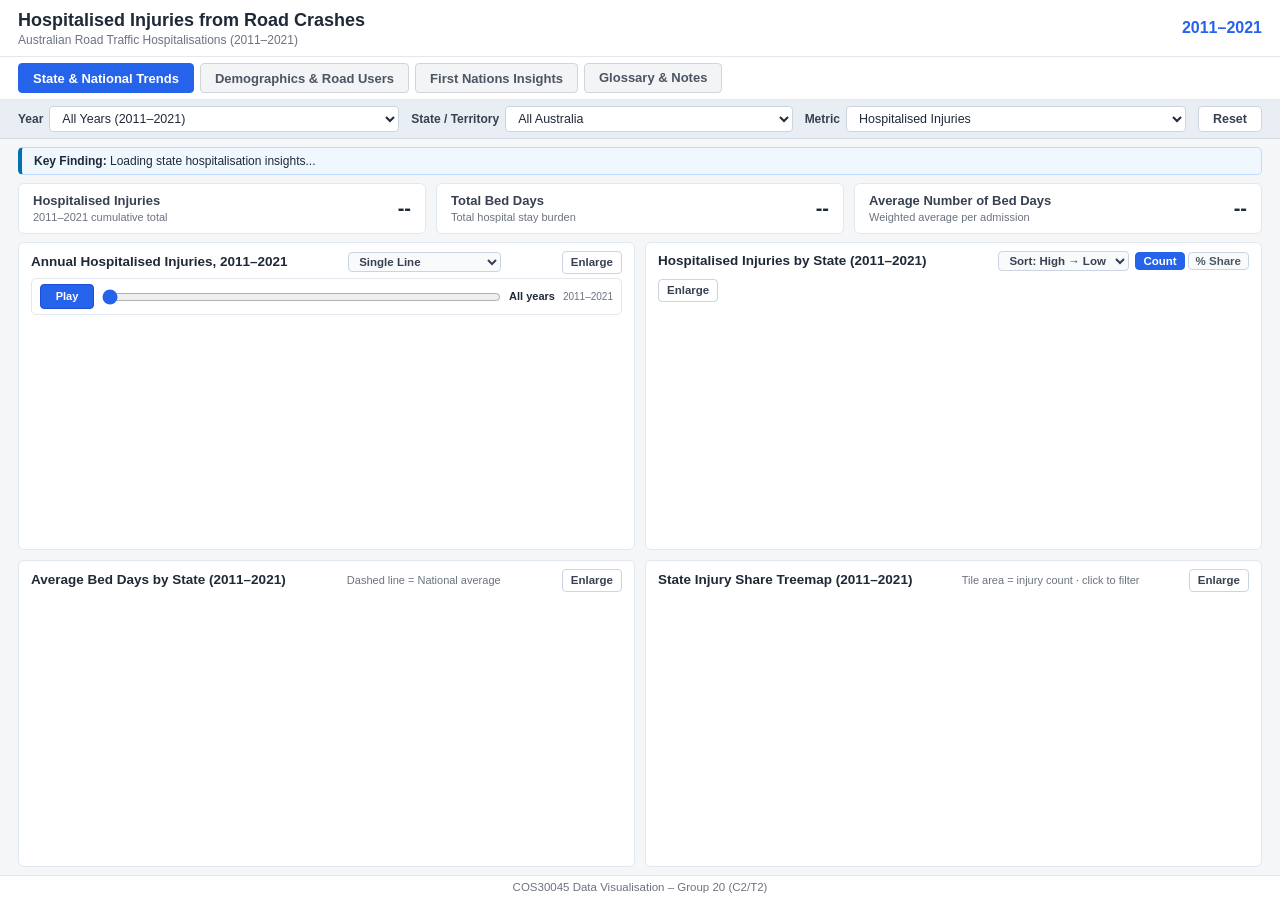
<file: index.html>
<!DOCTYPE html>
<html lang="en">
<head>
    <meta charset="UTF-8">
    <meta name="viewport" content="width=device-width, initial-scale=1.0">
    <title>Hospitalised Injuries from Road Crashes in Australia (2011–2021)</title>
    <link rel="stylesheet" href="css/style.css">
    <script src="https://d3js.org/d3.v7.min.js"></script>
</head>
<body>
    <!-- Header -->
    <header class="page-header">
        <div class="container header-flex">
            <div>
                <h1>Hospitalised Injuries from Road Crashes</h1>
                <p class="subtitle">Australian Road Traffic Hospitalisations (2011–2021)</p>
            </div>
            <div class="header-year">
                <span id="active-year-label">2011–2021</span>
            </div>
        </div>
    </header>

    <!-- Navigation Tabs -->
    <nav class="nav-bar">
        <div class="container">
            <div class="tabs" role="tablist">
                <button class="tab-btn active" data-view="overview" role="tab">State &amp; National Trends</button>
                <button class="tab-btn" data-view="demographics" role="tab">Demographics &amp; Road Users</button>
                <button class="tab-btn" data-view="first-nations" role="tab">First Nations Insights</button>
                <a class="tab-btn" href="glossary.html">Glossary &amp; Notes</a>
            </div>
        </div>
    </nav>

    <!-- Global Filter Bar (Clean: Only Year, State, Metric, Reset) -->
    <section class="filter-bar">
        <div class="container filter-grid">
            <div class="filter-field">
                <label for="filter-year">Year</label>
                <select id="filter-year">
                    <option value="All" selected>All Years (2011–2021)</option>
                    <option value="2021">2021</option>
                    <option value="2020">2020</option>
                    <option value="2019">2019</option>
                    <option value="2018">2018</option>
                    <option value="2017">2017</option>
                    <option value="2016">2016</option>
                    <option value="2015">2015</option>
                    <option value="2014">2014</option>
                    <option value="2013">2013</option>
                    <option value="2012">2012</option>
                    <option value="2011">2011</option>
                </select>
            </div>

            <div class="filter-field" id="field-state">
                <label for="filter-state">State / Territory</label>
                <select id="filter-state">
                    <option value="All" selected>All Australia</option>
                    <option value="NSW">NSW</option>
                    <option value="Vic">Vic</option>
                    <option value="Qld">Qld</option>
                    <option value="WA">WA</option>
                    <option value="SA">SA</option>
                    <option value="Tas">Tas</option>
                    <option value="NT">NT</option>
                    <option value="ACT">ACT</option>
                </select>
            </div>

            <div class="filter-field" id="field-road-user" style="display: none;">
                <label for="filter-road-user">Road User</label>
                <select id="filter-road-user">
                    <option value="All" selected>All Road Users</option>
                    <option value="Car driver">Car driver</option>
                    <option value="Car passenger">Car passenger</option>
                    <option value="Motorcyclist">Motorcyclist</option>
                    <option value="Pedal cyclist">Pedal cyclist</option>
                    <option value="Pedestrian">Pedestrian</option>
                    <option value="Bus occupant">Bus occupant</option>
                    <option value="Pick-up truck or van occupant">Pick-up / Van occupant</option>
                    <option value="Heavy transport driver">Heavy transport driver</option>
                    <option value="Heavy transport passenger">Heavy transport passenger</option>
                    <option value="Other or unknown">Other or unknown</option>
                </select>
            </div>

            <div class="filter-field" id="field-metric">
                <label for="filter-metric">Metric</label>
                <select id="filter-metric">
                    <option value="Hospitalised_Injuries" selected>Hospitalised Injuries</option>
                    <option value="Bed_Days">Total Bed Days</option>
                    <option value="Average_Bed_Days">Average Bed Days</option>
                </select>
            </div>

            <div class="filter-action">
                <button id="btn-reset-filters" type="button">Reset</button>
            </div>
        </div>
    </section>

    <!-- Main Content -->
    <main class="container main-content">
        <!-- View 1: State & National Trends -->
        <div id="view-overview" class="view-section active">
            <!-- Dynamic Key Finding Banner (Storytelling & Audience Takeaway) -->
            <div class="finding-bar" id="state-key-finding" role="status" aria-live="polite">
                <strong>Key Finding:</strong> Loading state hospitalisation insights...
            </div>

            <!-- Summary Metrics -->
            <div class="summary-row">
                <div class="summary-card">
                    <div>
                        <div class="summary-title">Hospitalised Injuries</div>
                        <div class="summary-sub" id="kpi-injuries-sub">2011–2021 cumulative total</div>
                    </div>
                    <div class="summary-value" id="kpi-total-injuries">--</div>
                </div>
                <div class="summary-card">
                    <div>
                        <div class="summary-title">Total Bed Days</div>
                        <div class="summary-sub" id="kpi-beddays-sub">Total hospital stay burden</div>
                    </div>
                    <div class="summary-value" id="kpi-total-beddays">--</div>
                </div>
                <div class="summary-card">
                    <div>
                        <div class="summary-title">Average Number of Bed Days</div>
                        <div class="summary-sub" id="kpi-avg-sub">Weighted average per admission</div>
                    </div>
                    <div class="summary-value" id="kpi-avg-beddays">--</div>
                </div>
            </div>

            <!-- 2x2 Charts Grid -->
            <div class="chart-grid">
                <!-- Chart 1: Trend (with Trend View Mode inside its header) -->
                <div class="chart-box">
                    <div class="chart-header">
                        <h2 id="title-chart-1">Annual Hospitalised Injuries, 2011–2021</h2>
                        <div class="chart-controls">
                            <select id="filter-trend-mode" class="chart-select" aria-label="Trend View Mode">
                                <option value="single" selected>Single Line</option>
                                <option value="multi">Compare 8 States</option>
                                <option value="indexed">% Change Since 2011</option>
                            </select>
                        </div>
                    </div>
                    <div class="trend-timeline year-timeline" role="group" aria-label="State and national trends year range">
                        <button id="btn-timeline-play" class="timeline-play-btn" type="button" aria-label="Play trend timeline">Play</button>
                        <label class="sr-only" for="trend-year-slider">Choose trend year</label>
                        <input id="trend-year-slider" type="range" min="2011" max="2021" step="1" value="2011" aria-label="Choose trend year" aria-controls="chart-1" aria-valuetext="All years">
                        <output id="trend-year-output" for="trend-year-slider" aria-live="polite">All years</output>
                        <span class="timeline-range-label" aria-hidden="true">2011–2021</span>
                    </div>
                    <div id="chart-1" class="chart-area"></div>
                </div>

                <!-- Chart 2: State Bar Chart (with Sort & Raw/% Share inside its header) -->
                <div class="chart-box">
                    <div class="chart-header">
                        <h2 id="title-chart-2">Hospitalised Injuries by State (2011–2021)</h2>
                        <div class="chart-controls">
                            <select id="filter-sort" class="chart-select" aria-label="Sort States By">
                                <option value="value-desc" selected>Sort: High &rarr; Low</option>
                                <option value="value-asc">Sort: Low &rarr; High</option>
                                <option value="alpha">Sort: A &ndash; Z</option>
                            </select>
                            <div class="inline-toggle" id="toggle-bar-mode">
                                <button type="button" class="mini-btn active" data-barmode="raw">Count</button>
                                <button type="button" class="mini-btn" data-barmode="share">% Share</button>
                            </div>
                        </div>
                    </div>
                    <div id="chart-2" class="chart-area"></div>
                </div>

                <!-- Chart 3: Average Bed Days by State -->
                <div class="chart-box">
                    <div class="chart-header">
                        <h2 id="title-chart-3">Average Bed Days by State (2011–2021)</h2>
                        <span class="chart-hint">Dashed line = National average</span>
                    </div>
                    <div id="chart-3" class="chart-area"></div>
                </div>

                <!-- Chart 4: State Share Treemap -->
                <div class="chart-box">
                    <div class="chart-header">
                        <h2 id="title-chart-4">State Injury Share Treemap (2011–2021)</h2>
                        <span class="chart-hint">Tile area = injury count · click to filter</span>
                    </div>
                    <div id="chart-4" class="chart-area"></div>
                </div>
            </div>
        </div>

        <!-- View 2: Teammates' Section (Demographics, Remoteness & Road Users) -->
        <div id="view-demographics" class="view-section">
            <div class="trend-timeline year-timeline" role="group" aria-label="Demographics year range">
                <span class="timeline-section-label">Demographics year</span>
                <button class="timeline-play-btn" type="button" aria-label="Play demographics timeline">Play</button>
                <label class="sr-only" for="demographics-year-slider">Choose demographics year</label>
                <input id="demographics-year-slider" type="range" min="2011" max="2021" step="1" value="2011" aria-label="Choose demographics year" aria-valuetext="All years">
                <output aria-live="polite">All years</output>
                <span class="timeline-range-label" aria-hidden="true">2011–2021</span>
            </div>
            <div class="chart-grid">
                <!-- 1: Road User -->
                <div class="chart-box">
                    <div class="chart-header">
                        <h2 id="title-demo-1">Injuries by Road User (2011–2021)</h2>
                        <span class="chart-hint">Top road user groups</span>
                    </div>
                    <div id="chart-road-user" class="chart-area"></div>
                </div>

                <!-- 2: Remoteness -->
                <div class="chart-box">
                    <div class="chart-header">
                        <h2 id="title-demo-2">Share by Remoteness Area (2011–2021)</h2>
                        <span class="chart-hint">Major Cities vs Regional &amp; Remote</span>
                    </div>
                    <div id="chart-remoteness" class="chart-area"></div>
                </div>

                <!-- 3: Age Group -->
                <div class="chart-box">
                    <div class="chart-header">
                        <h2 id="title-demo-3">Injuries by Age Group (2011–2021)</h2>
                        <span class="chart-hint">Distribution across age brackets</span>
                    </div>
                    <div id="chart-age" class="chart-area"></div>
                </div>

                <!-- 4: Sex -->
                <div class="chart-box">
                    <div class="chart-header">
                        <h2 id="title-demo-4">Injuries by Sex (2011–2021)</h2>
                        <span class="chart-hint">Male vs Female comparison</span>
                    </div>
                    <div id="chart-sex" class="chart-area"></div>
                </div>
            </div>
        </div>

        <!-- View 3: First Nations Insights -->
        <div id="view-first-nations" class="view-section">
            <div class="finding-bar" id="fn-key-finding" role="status" aria-live="polite">
                <strong>Key Finding:</strong> Loading First Nations hospitalisation insights...
            </div>
            <div class="trend-timeline year-timeline" role="group" aria-label="First Nations year range">
                <span class="timeline-section-label">First Nations year</span>
                <button class="timeline-play-btn" type="button" aria-label="Play First Nations timeline">Play</button>
                <label class="sr-only" for="first-nations-year-slider">Choose First Nations year</label>
                <input id="first-nations-year-slider" type="range" min="2011" max="2021" step="1" value="2011" aria-label="Choose First Nations year" aria-valuetext="All years">
                <output aria-live="polite">All years</output>
                <span class="timeline-range-label" aria-hidden="true">2011–2021</span>
            </div>
            <div class="chart-grid">
                <!-- 1: Trend Line Chart -->
                <div class="chart-box">
                    <div class="chart-header">
                        <h2 id="title-fn-1">First Nations vs Non-Indigenous Trend (2011–2021)</h2>
                        <span class="chart-hint">Annual hospitalisation trends</span>
                    </div>
                    <div id="fn-chart-trend" class="chart-area"></div>
                </div>

                <!-- 2: Remoteness Grouped Bar Chart -->
                <div class="chart-box">
                    <div class="chart-header">
                        <h2 id="title-fn-2">First Nations Share by Remoteness Area</h2>
                        <span class="chart-hint">Major Cities vs Regional &amp; Remote</span>
                    </div>
                    <div id="fn-chart-remoteness" class="chart-area"></div>
                </div>

                <!-- 3: Age Group Butterfly Chart -->
                <div class="chart-box">
                    <div class="chart-header">
                        <h2 id="title-fn-3">Age Distribution: First Nations vs Non-Indigenous</h2>
                        <span class="chart-hint">Share within each population · hover for counts</span>
                    </div>
                    <div id="fn-chart-age" class="chart-area"></div>
                </div>

                <!-- 4: Road User Bar Chart -->
                <div class="chart-box">
                    <div class="chart-header">
                        <h2 id="title-fn-4">First Nations Injuries by Road User Type</h2>
                        <span class="chart-hint">Top road user groups</span>
                    </div>
                    <div id="fn-chart-roaduser" class="chart-area"></div>
                </div>
            </div>
        </div>
        

        <!-- View 4: Glossary -->
        <div id="view-glossary" class="view-section">
            <div class="text-box">
                <h2>Glossary &amp; Data Notes</h2>

                <h3 style="font-size:13px;font-weight:700;color:#1f2937;margin:12px 0 6px;">Data Source</h3>
                <p><strong>BITRE</strong> – Bureau of Infrastructure and Transport Research Economics.
                   Hospitalised Injury Data (2011–2021), Australian Road Traffic dataset.
                   All figures represent cases where a road-crash victim was admitted to hospital
                   (not merely treated at an emergency department and discharged).</p>

                <h3 style="font-size:13px;font-weight:700;color:#1f2937;margin:12px 0 6px;">Key Metric Definitions</h3>
                <p><strong>Hospitalised Injuries:</strong> The total number of people admitted to hospital as a result of a road traffic crash injury in the reference period.</p>
                <p><strong>Total Bed Days:</strong> The cumulative number of nights patients spent in hospital across all admissions. A higher figure indicates greater overall burden on the health system.</p>
                <p><strong>Average Bed Days (per admission):</strong> Total Bed Days divided by the number of Hospitalised Injuries. This is a proxy for injury severity — a higher average means patients were more seriously hurt and required longer recovery in hospital.</p>

                <h3 style="font-size:13px;font-weight:700;color:#1f2937;margin:12px 0 6px;">Demographic &amp; Geographic Breakdowns</h3>
                <p><strong>Road User Type:</strong> The role of the injured person in the crash (e.g., Car driver, Motorcyclist, Pedestrian). Categories come directly from BITRE classification.</p>
                <p><strong>ABS Remoteness Area:</strong> Geographic classification from the Australian Bureau of Statistics (ABS) ASGS Remoteness Structure — Major Cities, Regional, Remote, and Very Remote. Reflects accessibility to services rather than population density alone.</p>
                <p><strong>Age Group:</strong> Grouped age brackets as reported in the BITRE dataset (0–7, 8–16, 17–25, 26–39, 40–64, 65–74, 75+).</p>
                <p><strong>Sex:</strong> Recorded sex of the injured person (Female, Male, Intersex or indeterminate or missing).</p>

                <h3 style="font-size:13px;font-weight:700;color:#1f2937;margin:12px 0 6px;">Important Data Limitations</h3>
                <p><strong>Population size differences:</strong> Direct comparison of raw injury counts across jurisdictions (e.g., NSW vs. Northern Territory) is misleading without accounting for population size. NSW has ~8× the population of the NT. Use the <em>% Change Since 2011</em> mode and <em>Average Bed Days</em> views to compare relative trends and injury severity fairly.</p>
                <p><strong>Year-on-year variation:</strong> The 2020 data reflects the impact of COVID-19 travel restrictions, which significantly reduced road traffic volumes and, consequently, crash numbers across all states. Treat 2020 figures with caution when making comparisons.</p>
                <p><strong>Missing &amp; unknown categories:</strong> A small proportion of records have unknown road user type, age, or sex. These appear as "Missing" or "Unknown" in the demographic charts and are retained to preserve the total injury count.</p>

                <h3 style="font-size:13px;font-weight:700;color:#1f2937;margin:12px 0 6px;">Methodology Notes</h3>
                <p><strong>Weighted average bed days:</strong> The national and state average bed days shown in the KPI cards and Chart 3 are computed as a <em>weighted</em> average: Total Bed Days &divide; Total Hospitalised Injuries (not an arithmetic mean of per-year averages), ensuring that high-volume years do not distort the result.</p>
                <p><strong>% Change Since 2011 (indexed mode):</strong> Each state's value in a given year is expressed relative to its own 2011 baseline: ((value &minus; baseline) &divide; baseline) &times; 100. This removes the effect of absolute size differences and highlights growth or decline patterns.</p>
                <p><strong>Cross-chart filtering:</strong> Clicking any bar, slice, or data point will filter all charts on that tab simultaneously. Use the <em>Reset</em> button in the filter bar to clear all selections.</p>
            </div>
        </div>
    </main>

    <!-- Tooltip -->
    <div id="tooltip" class="d3-tooltip hidden"></div>

    <!-- Footer -->
    <footer class="page-footer">
        <div class="container">
            <p>COS30045 Data Visualisation &ndash; Group 20 (C2/T2)</p>
        </div>
    </footer>

    <script src="js/constants.js"></script>
    <script src="js/chart1.js"></script>
    <script src="js/chart2.js"></script>

    <script src="js/main.js"></script>
    <script src="js/demographics.js"></script>
    <script src="js/demographics-select.js"></script>
    <script src="js/first_nations.js"></script>
</body>
</html>
</file>
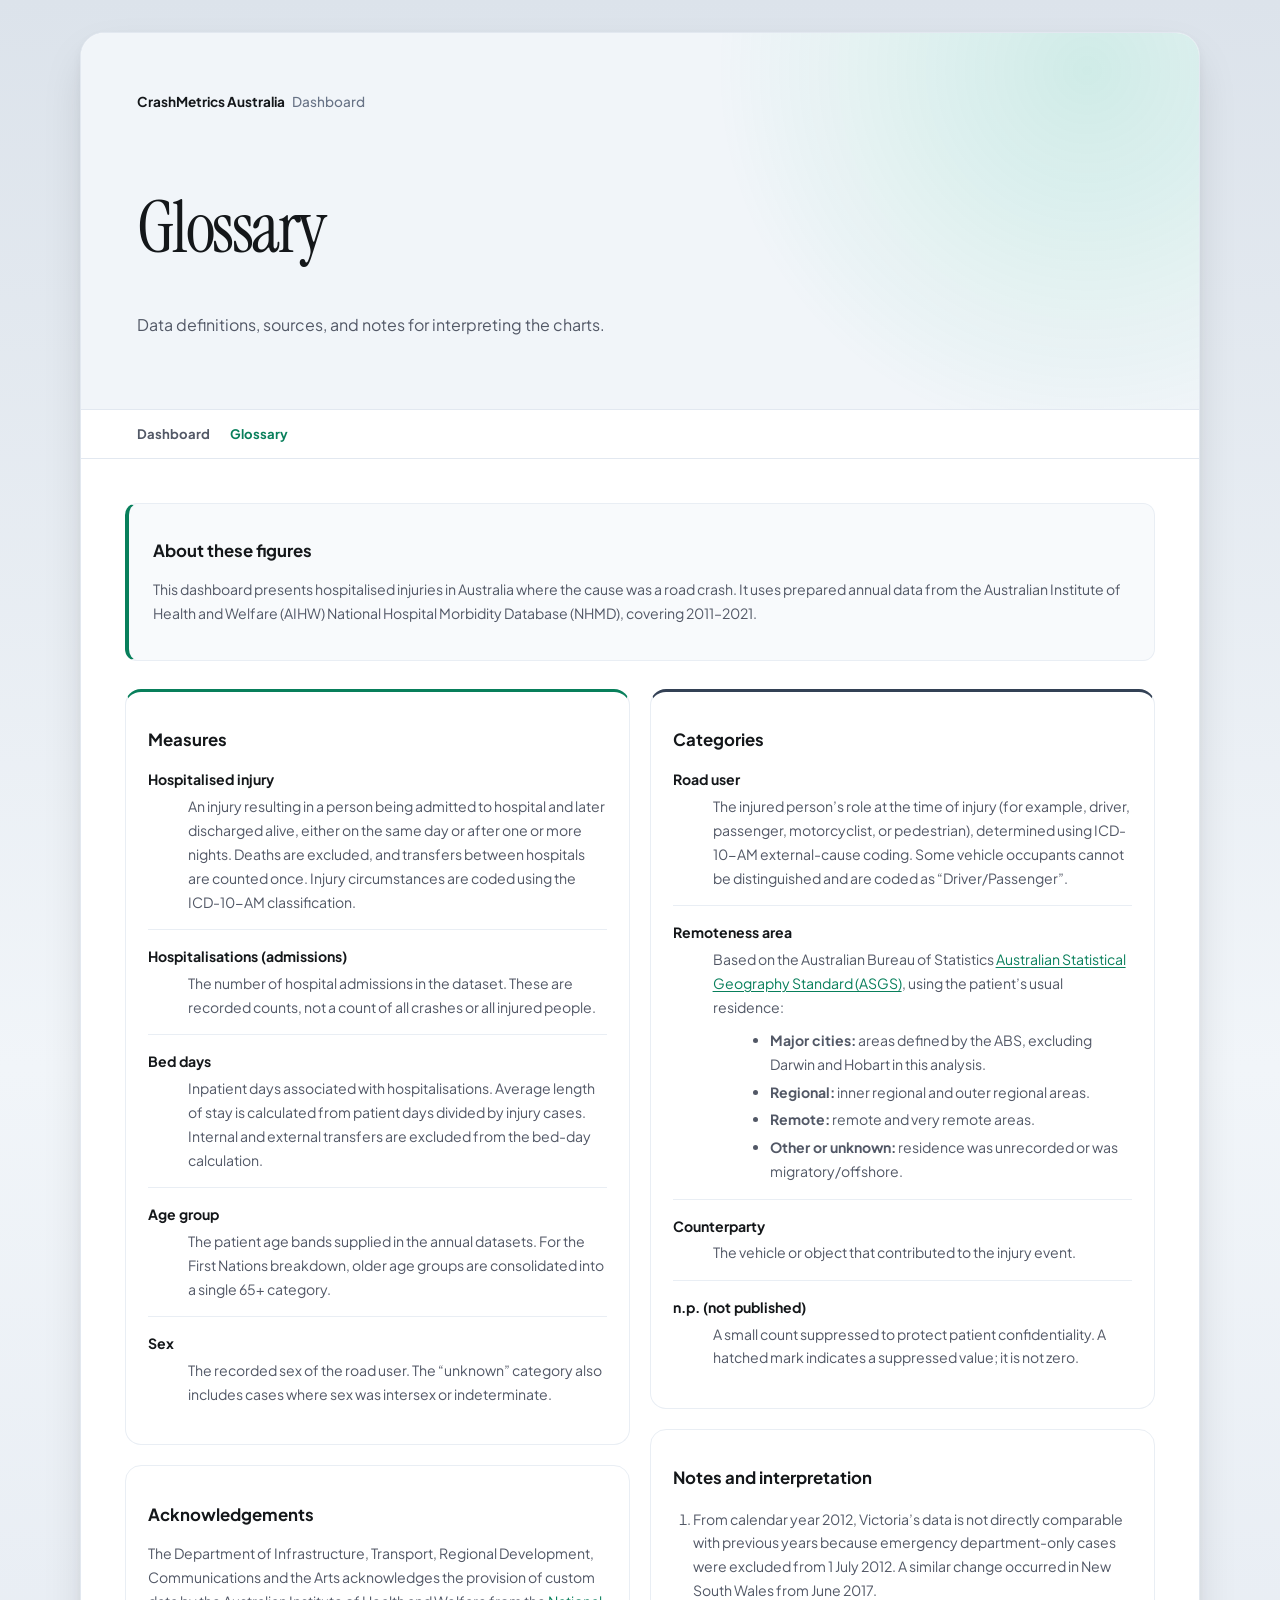
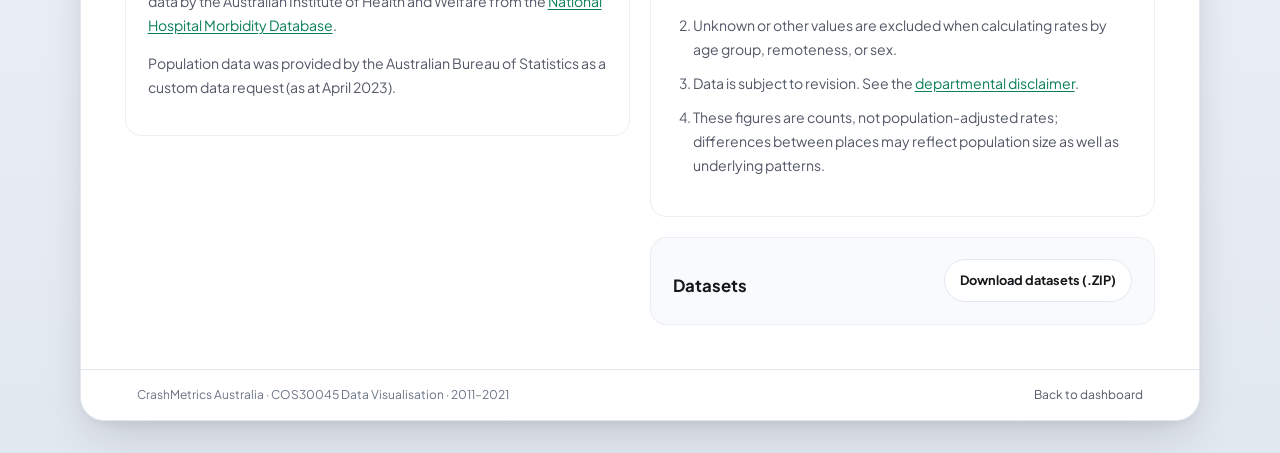
<file: glossary.html>
<!DOCTYPE html>
<html lang="en">
<head>
  <meta charset="UTF-8">
  <meta name="viewport" content="width=device-width, initial-scale=1.0">
  <meta name="description" content="Definitions, data sources, and interpretation notes for the CrashMetrics Australia dashboard.">
  <title>Glossary & Notes</title>
  <link rel="preconnect" href="https://fonts.googleapis.com">
  <link rel="preconnect" href="https://fonts.gstatic.com" crossorigin>
  <link href="https://fonts.googleapis.com/css2?family=Instrument+Serif:ital@0;1&family=Plus+Jakarta+Sans:wght@300;400;500;600;700&display=swap" rel="stylesheet">
  <link rel="stylesheet" href="css/glossary.css">
</head>
<body class="glossary-body">
  <a class="skip-link" href="#main-content">Skip to main content</a>
  <div class="glossary-page">
    <header class="glossary-header">
      <a href="index.html" class="glossary-dashboard-link">CrashMetrics Australia <span>Dashboard</span></a>
      <h1>Glossary</h1>
      <p>Data definitions, sources, and notes for interpreting the charts.</p>
    </header>

    <nav class="glossary-nav" aria-label="Primary Navigation">
      <a href="index.html"> Dashboard</a>
      <a href="glossary.html" aria-current="page">Glossary</a>
    </nav>

    <main id="main-content" class="glossary-content" tabindex="-1">
      <section class="glossary-introduction" aria-labelledby="glossary-intro-title">
        <h2 id="glossary-intro-title">About these figures</h2>
        <p>This dashboard presents hospitalised injuries in Australia where the cause was a road crash. It uses prepared annual data from the Australian Institute of Health and Welfare (AIHW) National Hospital Morbidity Database (NHMD), covering 2011–2021.</p>
      </section>

      <div class="glossary-columns">
        <div class="glossary-column">
          <section class="glossary-group glossary-group-teal" aria-labelledby="glossary-measures-title">
            <h2 id="glossary-measures-title">Measures</h2>
            <dl>
              <div>
                <dt>Hospitalised injury</dt>
                <dd>An injury resulting in a person being admitted to hospital and later discharged alive, either on the same day or after one or more nights. Deaths are excluded, and transfers between hospitals are counted once. Injury circumstances are coded using the ICD-10-AM classification.</dd>
              </div>
              <div>
                <dt>Hospitalisations (admissions)</dt>
                <dd>The number of hospital admissions in the dataset. These are recorded counts, not a count of all crashes or all injured people.</dd>
              </div>
              <div>
                <dt>Bed days</dt>
                <dd>Inpatient days associated with hospitalisations. Average length of stay is calculated from patient days divided by injury cases. Internal and external transfers are excluded from the bed-day calculation.</dd>
              </div>
              <div>
                <dt>Age group</dt>
                <dd>The patient age bands supplied in the annual datasets. For the First Nations breakdown, older age groups are consolidated into a single 65+ category.</dd>
              </div>
              <div>
                <dt>Sex</dt>
                <dd>The recorded sex of the road user. The “unknown” category also includes cases where sex was intersex or indeterminate.</dd>
              </div>
            </dl>
          </section>

          <section class="glossary-acknowledgements" aria-labelledby="acknowledgements-title">
            <h2 id="acknowledgements-title">Acknowledgements</h2>
            <p>The Department of Infrastructure, Transport, Regional Development, Communications and the Arts acknowledges the provision of custom data by the Australian Institute of Health and Welfare from the <a href="https://www.aihw.gov.au/about-our-data/our-data-collections/national-hospital-morbidity-database" target="_blank" rel="noopener noreferrer">National Hospital Morbidity Database</a>.</p>
            <p>Population data was provided by the Australian Bureau of Statistics as a custom data request (as at April 2023).</p>
          </section>
        </div>

        <div class="glossary-column">
          <section class="glossary-group glossary-group-navy" aria-labelledby="glossary-groups-title">
            <h2 id="glossary-groups-title">Categories</h2>
            <dl>
              <div>
                <dt>Road user</dt>
                <dd>The injured person’s role at the time of injury (for example, driver, passenger, motorcyclist, or pedestrian), determined using ICD-10-AM external-cause coding. Some vehicle occupants cannot be distinguished and are coded as “Driver/Passenger”.</dd>
              </div>
              <div>
                <dt>Remoteness area</dt>
                <dd>Based on the Australian Bureau of Statistics <a href="https://www.abs.gov.au/statistics/standards/australian-statistical-geography-standard-asgs-edition-3/jul2021-jun2026/remoteness-structure" target="_blank" rel="noopener noreferrer">Australian Statistical Geography Standard (ASGS)</a>, using the patient’s usual residence:
                  <ul>
                    <li><strong>Major cities:</strong> areas defined by the ABS, excluding Darwin and Hobart in this analysis.</li>
                    <li><strong>Regional:</strong> inner regional and outer regional areas.</li>
                    <li><strong>Remote:</strong> remote and very remote areas.</li>
                    <li><strong>Other or unknown:</strong> residence was unrecorded or was migratory/offshore.</li>
                  </ul>
                </dd>
              </div>
              <div>
                <dt>Counterparty</dt>
                <dd>The vehicle or object that contributed to the injury event.</dd>
              </div>
              <div>
                <dt>n.p. (not published)</dt>
                <dd>A small count suppressed to protect patient confidentiality. A hatched mark indicates a suppressed value; it is not zero.</dd>
              </div>
            </dl>
          </section>

          <section class="glossary-notes" aria-labelledby="glossary-notes-title">
            <h2 id="glossary-notes-title">Notes and interpretation</h2>
            <ol>
              <li>From calendar year 2012, Victoria’s data is not directly comparable with previous years because emergency department-only cases were excluded from 1 July 2012. A similar change occurred in New South Wales from June 2017.</li>
              <li>Unknown or other values are excluded when calculating rates by age group, remoteness, or sex.</li>
              <li>Data is subject to revision. See the <a href="https://www.infrastructure.gov.au/department/media/publications/disclaimer" target="_blank" rel="noopener noreferrer">departmental disclaimer</a>.</li>
              <li>These figures are counts, not population-adjusted rates; differences between places may reflect population size as well as underlying patterns.</li>
            </ol>
          </section>

          <section class="glossary-download" aria-labelledby="glossary-download-title">
            <div>
              <h2 id="glossary-download-title">Datasets</h2>
            </div>
            <a class="utility-btn" href="data/datasets.zip" download="datasets.zip">Download datasets (.ZIP)</a>
          </section>
        </div>
      </div>
    </main>
    <footer class="glossary-footer">
      <span>CrashMetrics Australia · COS30045 Data Visualisation · 2011–2021</span>
      <a href="index.html">Back to dashboard</a>
    </footer>
  </div>
</body>
</html>
</file>
<file: css/style.css>
* {
    box-sizing: border-box;
    margin: 0;
    padding: 0;
}

html,
body {
    height: 100vh;
    width: 100vw;
    overflow: hidden; /* Lock viewport: no vertical or horizontal scrolling */
    font-family: Arial, Helvetica, sans-serif;
    background-color: #f4f6f8;
    color: #222222;
    line-height: 1.35;
}

body {
    display: flex;
    flex-direction: column;
}

.container {
    max-width: 1400px;
    width: 100%;
    margin: 0 auto;
    padding: 0 18px;
}

/* Header + Tabs combined compactly */
.page-header {
    background-color: #ffffff;
    border-bottom: 1px solid #e2e8f0;
    padding: 8px 0;
    flex-shrink: 0;
}

.header-flex {
    display: flex;
    justify-content: space-between;
    align-items: center;
    gap: 16px;
}

.page-header h1 {
    font-size: 18px;
    font-weight: 700;
    color: #1f2937;
}

.page-header .subtitle {
    font-size: 12px;
    color: #6b7280;
}

.header-year {
    font-size: 16px;
    font-weight: 700;
    color: #2563eb;
    white-space: nowrap;
}

/* Navigation Tabs */
.nav-bar {
    background-color: #ffffff;
    border-bottom: 1px solid #e5e7eb;
    flex-shrink: 0;
}

.tabs {
    display: flex;
    gap: 6px;
    padding: 6px 0;
}

.tab-btn {
    display: inline-block;
    padding: 5px 14px;
    font-family: inherit;
    font-size: 13px;
    font-weight: 600;
    color: #4b5563;
    background-color: #f3f4f6;
    border: 1px solid #d1d5db;
    border-radius: 4px;
    cursor: pointer;
    text-decoration: none;
}

.tab-btn:hover {
    background-color: #e5e7eb;
}

.tab-btn.active {
    background-color: #2563eb;
    color: #ffffff;
    border-color: #2563eb;
}

/* Filter Bar */
.filter-bar {
    background-color: #e9eef4;
    border-bottom: 1px solid #d1d9e2;
    padding: 6px 0;
    flex-shrink: 0;
}

.filter-grid {
    display: flex;
    flex-wrap: nowrap;
    gap: 12px;
    align-items: center;
}

.filter-field {
    display: flex;
    align-items: center;
    gap: 6px;
    flex: 1;
}

.filter-field label {
    font-size: 12px;
    font-weight: 700;
    color: #374151;
    white-space: nowrap;
}

.filter-field select {
    font-family: inherit;
    font-size: 12.5px;
    padding: 4px 8px;
    border: 1px solid #cbd5e1;
    border-radius: 4px;
    background-color: #ffffff;
    color: #1f2937;
    width: 100%;
}

.filter-action button {
    font-family: inherit;
    font-size: 12.5px;
    font-weight: 600;
    padding: 5px 14px;
    background-color: #ffffff;
    color: #374151;
    border: 1px solid #cbd5e1;
    border-radius: 4px;
    cursor: pointer;
}

.filter-action button:hover {
    background-color: #f3f4f6;
}

/* Main Content: fills remaining viewport height */
.main-content {
    flex: 1;
    min-height: 0;
    padding-top: 8px;
    padding-bottom: 8px;
    display: flex;
    flex-direction: column;
}

.view-section {
    display: none;
    flex: 1;
    min-height: 0;
}

.view-section.active {
    display: flex;
    flex-direction: column;
    gap: 8px;
}

/* Summary Row */
.summary-row {
    display: grid;
    grid-template-columns: repeat(3, 1fr);
    gap: 10px;
    flex-shrink: 0;
}

.summary-card {
    background-color: #ffffff;
    border: 1px solid #e2e8f0;
    border-radius: 6px;
    padding: 8px 14px;
    display: flex;
    justify-content: space-between;
    align-items: center;
}

.summary-title {
    font-size: 13px;
    font-weight: 700;
    color: #374151;
}

.summary-sub {
    font-size: 11px;
    color: #6b7280;
}

.summary-value {
    font-size: 20px;
    font-weight: 700;
    color: #1f2937;
}

.yoy-up {
    color: #b45309; /* Colourblind-safe dark amber/orange instead of pure red */
    font-weight: 700;
}

.yoy-down {
    color: #0072B2; /* Colourblind-safe strong blue instead of green */
    font-weight: 700;
}

/* Key Finding Strip (Audience Takeaway) */
.finding-bar {
    background-color: #f0f7ff;
    border: 1px solid #bfdbfe;
    border-left: 4px solid #0072B2;
    border-radius: 5px;
    padding: 5px 12px;
    font-size: 12px;
    color: #1e293b;
    flex-shrink: 0;
}

/* 2x2 Chart Grid: stretches to fill remaining height without scrolling */
.chart-grid {
    flex: 1;
    min-height: 0;
    display: grid;
    grid-template-columns: repeat(2, 1fr);
    grid-template-rows: repeat(2, 1fr);
    gap: 10px;
}

.chart-box {
    background-color: #ffffff;
    border: 1px solid #e2e8f0;
    border-radius: 6px;
    padding: 8px 12px;
    display: flex;
    flex-direction: column;
    min-height: 0;
    overflow: hidden;
    transition: box-shadow 180ms ease, border-color 180ms ease, transform 180ms ease;
}

.chart-box:not(.chart-box-enlarged):hover,
.chart-box:not(.chart-box-enlarged):focus-within {
    border-color: #bfdbfe;
    box-shadow: 0 5px 16px rgba(37, 99, 235, 0.1);
    transform: translateY(-1px);
}

.text-box {
    background-color: #ffffff;
    border: 1px solid #e2e8f0;
    border-radius: 6px;
    padding: 16px 18px;
}

.chart-header {
    display: flex;
    justify-content: space-between;
    align-items: center;
    margin-bottom: 4px;
    gap: 8px;
    flex-shrink: 0;
    flex-wrap: wrap;
}

.chart-box h2,
.text-box h2 {
    font-size: 13.5px;
    font-weight: 700;
    color: #1f2937;
}

.chart-hint {
    font-size: 11px;
    color: #6b7280;
}

.chart-controls {
    display: flex;
    align-items: center;
    gap: 6px;
}

.trend-timeline {
    display: flex;
    align-items: center;
    gap: 8px;
    flex: 0 0 auto;
    min-height: 30px;
    padding: 2px 0 6px;
}

.year-timeline {
    width: 100%;
    flex-wrap: wrap;
    padding: 5px 8px;
    border: 1px solid #e2e8f0;
    border-radius: 5px;
    background: #ffffff;
}

.timeline-section-label {
    flex: 0 0 auto;
    color: #374151;
    font-size: 11px;
    font-weight: 700;
}

.timeline-play-btn {
    flex: 0 0 auto;
    min-width: 54px;
    padding: 4px 9px;
    border: 1px solid #1d4ed8;
    border-radius: 4px;
    background: #2563eb;
    color: #ffffff;
    font: inherit;
    font-size: 11px;
    font-weight: 700;
    cursor: pointer;
}

.timeline-play-btn:hover {
    background: #1d4ed8;
}

.trend-timeline input[type="range"] {
    flex: 1 1 auto;
    min-width: 48px;
    accent-color: #2563eb;
    cursor: pointer;
}

.trend-timeline output {
    min-width: 42px;
    color: #1f2937;
    font-size: 11px;
    font-weight: 700;
    text-align: center;
}

.timeline-range-label {
    color: #6b7280;
    font-size: 10px;
    white-space: nowrap;
}

.sr-only {
    position: absolute;
    width: 1px;
    height: 1px;
    padding: 0;
    margin: -1px;
    overflow: hidden;
    clip: rect(0, 0, 0, 0);
    white-space: nowrap;
    border: 0;
}

.chart-select {
    font-family: inherit;
    font-size: 11.5px;
    font-weight: 600;
    padding: 2px 6px;
    border: 1px solid #cbd5e1;
    border-radius: 4px;
    background-color: #f8fafc;
    color: #374151;
    cursor: pointer;
}

.inline-toggle {
    display: flex;
    gap: 3px;
}

.mini-btn {
    font-family: inherit;
    font-size: 11.5px;
    font-weight: 600;
    padding: 2px 7px;
    border: 1px solid #cbd5e1;
    background-color: #f8fafc;
    color: #4b5563;
    border-radius: 4px;
    cursor: pointer;
}

.mini-btn.active {
    background-color: #2563eb;
    color: #ffffff;
    border-color: #2563eb;
}

.chart-area {
    width: 100%;
    flex: 1;
    min-height: 0;
    background-color: #ffffff;
    position: relative;
}

.chart-area svg * {
    transition: opacity 160ms ease, filter 160ms ease, stroke-width 160ms ease;
}

.chart-area svg .chart-mark-active {
    filter: brightness(1.12) drop-shadow(0 2px 3px rgba(15, 23, 42, 0.32));
}

.chart-area svg .chart-mark-muted {
    opacity: 0.22 !important;
}

.chart-area svg [tabindex]:focus-visible {
    outline: none;
    filter: brightness(1.12) drop-shadow(0 0 4px rgba(37, 99, 235, 0.8));
}

.chart-enlarge-btn {
    flex: 0 0 auto;
    padding: 3px 8px;
    border: 1px solid #cbd5e1;
    border-radius: 4px;
    background: #ffffff;
    color: #374151;
    font: inherit;
    font-size: 11.5px;
    font-weight: 600;
    cursor: pointer;
}

.chart-enlarge-btn:hover {
    background: #f3f4f6;
}

.chart-enlarge-overlay {
    position: fixed;
    inset: 0;
    z-index: 1099;
    display: none;
    background: rgba(15, 23, 42, 0.68);
}

.chart-enlarge-overlay.active {
    display: block;
}

.chart-box.chart-box-enlarged {
    position: fixed;
    z-index: 1100;
    inset: 4vh 4vw;
    width: auto;
    height: auto;
    min-height: 0;
    padding: 16px 20px;
    border-radius: 8px;
    box-shadow: 0 16px 48px rgba(0, 0, 0, 0.3);
}

.chart-box-enlarged .chart-header {
    margin-bottom: 10px;
}

.chart-insight {
    flex: 0 0 auto;
    margin-bottom: 10px;
    padding: 9px 12px;
    border: 1px solid #bfdbfe;
    border-left: 4px solid #0072B2;
    border-radius: 5px;
    background: #f0f7ff;
    color: #1e293b;
    font-size: 13px;
    font-weight: 600;
    line-height: 1.5;
}

.chart-box-enlarged h2 {
    font-size: 18px;
}

.chart-box-enlarged .chart-area {
    min-height: 0;
}

.text-box p {
    font-size: 14px;
    color: #4b5563;
    margin-bottom: 10px;
}

/* Tooltip */
.d3-tooltip {
    position: fixed;
    pointer-events: none;
    background-color: rgba(31, 41, 55, 0.95);
    color: #ffffff;
    padding: 6px 10px;
    border-radius: 4px;
    font-size: 11.5px;
    line-height: 1.35;
    z-index: 1200;
    box-shadow: 0 2px 6px rgba(0, 0, 0, 0.15);
}

.d3-tooltip.hidden {
    display: none;
}

@media (prefers-reduced-motion: reduce) {
    .chart-box,
    .chart-area svg * {
        transition-duration: 0.01ms !important;
    }
}

/* Keyboard focus ring — WCAG 2.4.7 Focus Visible */
*:focus-visible {
    outline: 2px solid #2563eb;
    outline-offset: 2px;
}

/* Footer */
.page-footer {
    border-top: 1px solid #e5e7eb;
    background-color: #ffffff;
    padding: 4px 0;
    text-align: center;
    font-size: 11.5px;
    color: #6b7280;
    flex-shrink: 0;
}
</file>
<file: css/glossary.css>
:root {
  --bg-page-outer: #e2e8f0;
  --bg-shell: #f1f5f9;
  --bg-card-white: #ffffff;
  --bg-card-recessed: #f8fafc;
  --border-light: #e2e8f0;
  --border-subtle: #e9eef4;
  --ink-primary: #14171a;
  --ink-secondary: #525866;
  --ink-muted: #687386;
  --accent-emerald: #087f5b;
  --accent-slate: #334155;
  --font-sans: "Plus Jakarta Sans", -apple-system, BlinkMacSystemFont, "Segoe UI", sans-serif;
  --font-serif: "Instrument Serif", Georgia, serif;
  --radius-outer: 24px;
  --radius-card: 16px;
  --radius-inner: 12px;
  --shadow-elevated: 0 20px 48px -12px rgba(20, 23, 26, 0.18), 0 4px 12px -2px rgba(20, 23, 26, 0.06);
}

*,
*::before,
*::after {
  box-sizing: border-box;
}

html {
  min-height: 100%;
  background: var(--bg-page-outer);
  color: var(--ink-primary);
  font-family: var(--font-sans);
  -webkit-font-smoothing: antialiased;
}

body.glossary-body {
  min-height: 100vh;
  margin: 0;
  padding: clamp(0.75rem, 3vw, 2rem);
  background: linear-gradient(180deg, #dce3eb 0%, #f1f5f9 52%, #e2e8f0 100%);
  color: var(--ink-primary);
  font-family: var(--font-sans);
  line-height: 1.55;
}

.skip-link {
  position: fixed;
  z-index: 10;
  top: 0.75rem;
  left: 0.75rem;
  padding: 0.7rem 1rem;
  transform: translateY(calc(-100% - 1rem));
  border-radius: 0.5rem;
  background: var(--bg-card-white);
  color: var(--ink-primary);
  font-weight: 700;
}

.skip-link:focus {
  transform: translateY(0);
}

.glossary-body {
  overflow-x: hidden;
}

.glossary-page {
  width: min(100%, 1120px);
  margin: 0 auto;
  overflow: hidden;
  background: var(--bg-card-white);
  border: 1px solid var(--border-light);
  border-radius: var(--radius-outer);
  box-shadow: var(--shadow-elevated);
}

.glossary-header {
  padding: clamp(1.5rem, 5vw, 3.5rem);
  background:
    radial-gradient(circle at 90% 10%, rgba(16, 185, 129, 0.15), transparent 35%),
    var(--bg-shell);
}

.glossary-dashboard-link {
  display: inline-flex;
  gap: 0.45rem;
  margin-bottom: 2rem;
  color: var(--ink-primary);
  font-size: 0.85rem;
  font-weight: 700;
  text-decoration: none;
}

.glossary-dashboard-link span {
  color: var(--ink-muted);
  font-weight: 500;
}

.glossary-header h1 {
  font-family: var(--font-serif);
  font-size: clamp(2.5rem, 7vw, 4.5rem);
  font-weight: 400;
  letter-spacing: -0.035em;
  line-height: 1;
}

.glossary-header > p {
  margin-top: 0.75rem;
  color: var(--ink-secondary);
  font-size: 1rem;
}

.glossary-nav {
  display: flex;
  gap: 1.25rem;
  padding: 0.85rem clamp(1.5rem, 5vw, 3.5rem);
  border-top: 1px solid var(--border-light);
  border-bottom: 1px solid var(--border-light);
}

.glossary-nav a {
  color: var(--ink-secondary);
  font-size: 0.82rem;
  font-weight: 700;
  text-decoration: none;
}

.glossary-nav a:hover,
.glossary-nav a[aria-current="page"] {
  color: var(--accent-emerald);
}

.glossary-content {
  padding: clamp(1.25rem, 4vw, 2.75rem);
}

.glossary-introduction {
  margin-bottom: 1.75rem;
  padding: 1.25rem 1.5rem;
  border: 1px solid var(--border-subtle);
  border-left: 4px solid var(--accent-emerald);
  border-radius: var(--radius-inner);
  background: var(--bg-card-recessed);
}

.glossary-introduction h2,
.glossary-group h2,
.glossary-acknowledgements h2,
.glossary-notes h2,
.glossary-download h2 {
  margin-bottom: 0.8rem;
  color: var(--ink-primary);
  font-size: 1.05rem;
  font-weight: 700;
}

.glossary-introduction p,
.glossary-acknowledgements p,
.glossary-group dd,
.glossary-notes li,
.glossary-download p {
  color: var(--ink-secondary);
  font-size: 0.88rem;
  line-height: 1.7;
}

.glossary-columns {
  display: grid;
  grid-template-columns: repeat(2, minmax(0, 1fr));
  align-items: start;
  gap: 1.25rem;
}

.glossary-column {
  display: grid;
  align-content: start;
  gap: 1.25rem;
  min-width: 0;
}

.glossary-group,
.glossary-acknowledgements,
.glossary-notes,
.glossary-download {
  padding: 1.35rem;
  border: 1px solid var(--border-subtle);
  border-radius: var(--radius-card);
  background: var(--bg-card-white);
}

.glossary-group-teal {
  border-top: 3px solid var(--accent-emerald);
}

.glossary-group-navy {
  border-top: 3px solid var(--accent-slate);
}

.glossary-group dl {
  display: grid;
  gap: 1rem;
}

.glossary-group dl > div {
  padding-bottom: 0.9rem;
  border-bottom: 1px solid var(--border-subtle);
}

.glossary-group dl > div:last-child {
  padding-bottom: 0;
  border-bottom: 0;
}

.glossary-group dt {
  margin-bottom: 0.25rem;
  color: var(--ink-primary);
  font-size: 0.88rem;
  font-weight: 700;
}

.glossary-group dd ul {
  display: grid;
  gap: 0.25rem;
  margin: 0.55rem 0 0 1.1rem;
}

.glossary-group a,
.glossary-acknowledgements a,
.glossary-notes a {
  color: var(--accent-emerald);
  text-underline-offset: 0.15em;
}

.glossary-acknowledgements p + p {
  margin-top: 0.65rem;
}

.glossary-notes ol {
  display: grid;
  gap: 0.65rem;
  padding-left: 1.25rem;
}

.glossary-download {
  display: flex;
  align-items: center;
  justify-content: space-between;
  gap: 1rem;
  background: var(--bg-card-recessed);
}

.glossary-download h2 {
  margin-bottom: 0.2rem;
}

.glossary-download .utility-btn {
  flex: 0 0 auto;
  text-align: center;
  text-decoration: none;
}

.glossary-footer {
  display: flex;
  justify-content: space-between;
  gap: 1rem;
  padding: 1rem clamp(1.5rem, 5vw, 3.5rem);
  border-top: 1px solid var(--border-light);
  color: var(--ink-muted);
  font-size: 0.75rem;
}

.glossary-footer a {
  color: var(--ink-secondary);
  text-decoration: none;
}

.glossary-footer a:hover {
  color: var(--ink-primary);
  text-decoration: underline;
}

.utility-btn {
  display: inline-block;
  padding: 0.65rem 0.95rem;
  border: 1px solid var(--border-light);
  border-radius: 9999px;
  background: var(--bg-card-white);
  color: var(--ink-primary);
  font-size: 0.8rem;
  font-weight: 700;
}

.utility-btn:hover {
  background: var(--bg-shell);
}

:focus-visible {
  outline: 3px solid #2563eb;
  outline-offset: 3px;
}

@media (max-width: 720px) {
  .glossary-columns {
    grid-template-columns: 1fr;
  }

  .glossary-page {
    border-radius: var(--radius-card);
  }
}

@media (max-width: 480px) {
  .glossary-nav {
    gap: 1rem;
  }

  .glossary-download,
  .glossary-footer {
    align-items: flex-start;
    flex-direction: column;
  }
}
</file>
